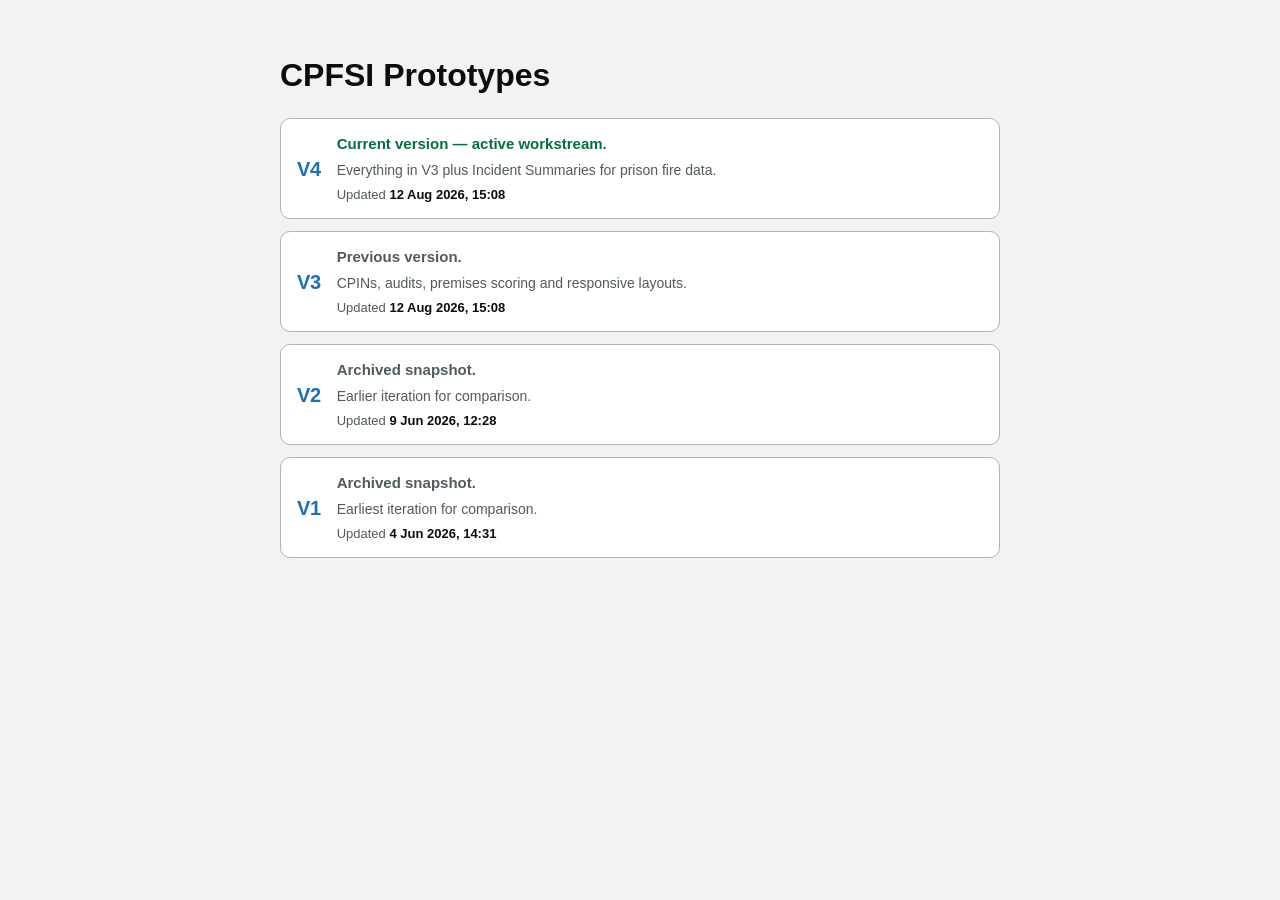
<file: index.html>
<!doctype html>
<html lang="en-GB">
<head>
  <meta charset="utf-8">
  <meta name="viewport" content="width=device-width, initial-scale=1">
  <title>CPFSI Prototypes</title>
  <style>
    :root {
      color-scheme: light;
      --bg: #f3f2f1;
      --card: #ffffff;
      --text: #0b0c0c;
      --muted: #505a5f;
      --border: #b1b4b6;
      --link: #1d70b8;
      --link-hover: #003078;
      --green: #00703c;
    }

    * { box-sizing: border-box; }

    body {
      margin: 0;
      font-family: Arial, sans-serif;
      background: var(--bg);
      color: var(--text);
      line-height: 1.5;
    }

    main {
      max-width: 760px;
      margin: 56px auto;
      padding: 0 20px;
    }

    h1 {
      margin: 0 0 24px;
      font-size: 2rem;
      line-height: 1.2;
    }

    ul {
      list-style: none;
      margin: 0;
      padding: 0;
      display: grid;
      gap: 12px;
    }

    .prototype-card {
      display: grid;
      grid-template-columns: auto 1fr;
      gap: 4px 16px;
      align-items: center;
      background: var(--card);
      border: 1px solid var(--border);
      border-radius: 10px;
      padding: 14px 16px;
      text-decoration: none;
      color: inherit;
      transition: border-color 120ms ease, box-shadow 120ms ease;
    }

    a.prototype-card:hover {
      border-color: var(--link);
      box-shadow: 0 2px 8px rgba(11, 12, 12, 0.08);
    }

    a.prototype-card:hover .prototype-version {
      color: var(--link-hover);
      text-decoration: underline;
    }

    .prototype-version {
      grid-row: 1 / 4;
      font-size: 1.25rem;
      font-weight: 700;
      color: var(--link);
      letter-spacing: -0.02em;
    }

    .prototype-audience {
      font-size: 0.9375rem;
      font-weight: 600;
      color: var(--muted);
    }

    .prototype-card--current .prototype-audience {
      color: var(--green);
    }

    .prototype-purpose {
      font-size: 0.875rem;
      color: var(--muted);
    }

    .prototype-updated {
      font-size: 0.8125rem;
      color: var(--muted);
      font-variant-numeric: tabular-nums;
    }

    .prototype-updated time {
      font-weight: 600;
      color: var(--text);
    }

  </style>
</head>
<body>
  <main>
    <h1>CPFSI Prototypes</h1>

    <ul>
      <li>
        <a class="prototype-card prototype-card--current" href="/v4/">
          <span class="prototype-version">V4</span>
          <span class="prototype-audience">Current version — active workstream.</span>
          <span class="prototype-purpose">Everything in V3 plus Incident Summaries for prison fire data.</span>
          <span class="prototype-updated" data-build="v4"></span>
        </a>
      </li>
      <li>
        <a class="prototype-card" href="/v3/">
          <span class="prototype-version">V3</span>
          <span class="prototype-audience">Previous version.</span>
          <span class="prototype-purpose">CPINs, audits, premises scoring and responsive layouts.</span>
          <span class="prototype-updated" data-build="v3"></span>
        </a>
      </li>
      <li>
        <a class="prototype-card" href="/v2/">
          <span class="prototype-version">V2</span>
          <span class="prototype-audience">Archived snapshot.</span>
          <span class="prototype-purpose">Earlier iteration for comparison.</span>
          <span class="prototype-updated" data-build="v2"></span>
        </a>
      </li>
      <li>
        <a class="prototype-card" href="/v1/">
          <span class="prototype-version">V1</span>
          <span class="prototype-audience">Archived snapshot.</span>
          <span class="prototype-purpose">Earliest iteration for comparison.</span>
          <span class="prototype-updated" data-build="v1"></span>
        </a>
      </li>
    </ul>
  </main>
  <script>
    // BUILD_STAMPS — update whenever you change the prototype (see .cursor/rules/prototype-build-stamps.mdc).
    const BUILD_STAMPS = {
      v1: '4 Jun 2026, 14:31',
      v2: '9 Jun 2026, 12:28',
      v3: '12 Aug 2026, 15:08',
      v4: '12 Aug 2026, 15:08'
    };

    document.querySelectorAll('[data-build]').forEach(function (el) {
      const stamp = BUILD_STAMPS[el.dataset.build];
      if (!stamp) return;
      el.innerHTML = 'Updated <time datetime="' + stampToDatetime(stamp) + '">' + stamp + '</time>';
    });

    function stampToDatetime(stamp) {
      const m = stamp.match(/^(\d{1,2})\s+(\w+)\s+(\d{4}),\s*(\d{1,2}):(\d{2})$/);
      if (!m) return '';
      const months = { Jan: '01', Feb: '02', Mar: '03', Apr: '04', May: '05', Jun: '06',
        Jul: '07', Aug: '08', Sep: '09', Oct: '10', Nov: '11', Dec: '12' };
      const mon = months[m[2]] || '01';
      const day = m[1].padStart(2, '0');
      const hour = m[4].padStart(2, '0');
      return m[3] + '-' + mon + '-' + day + 'T' + hour + ':' + m[5];
    }
  </script>
</body>
</html>
</file>
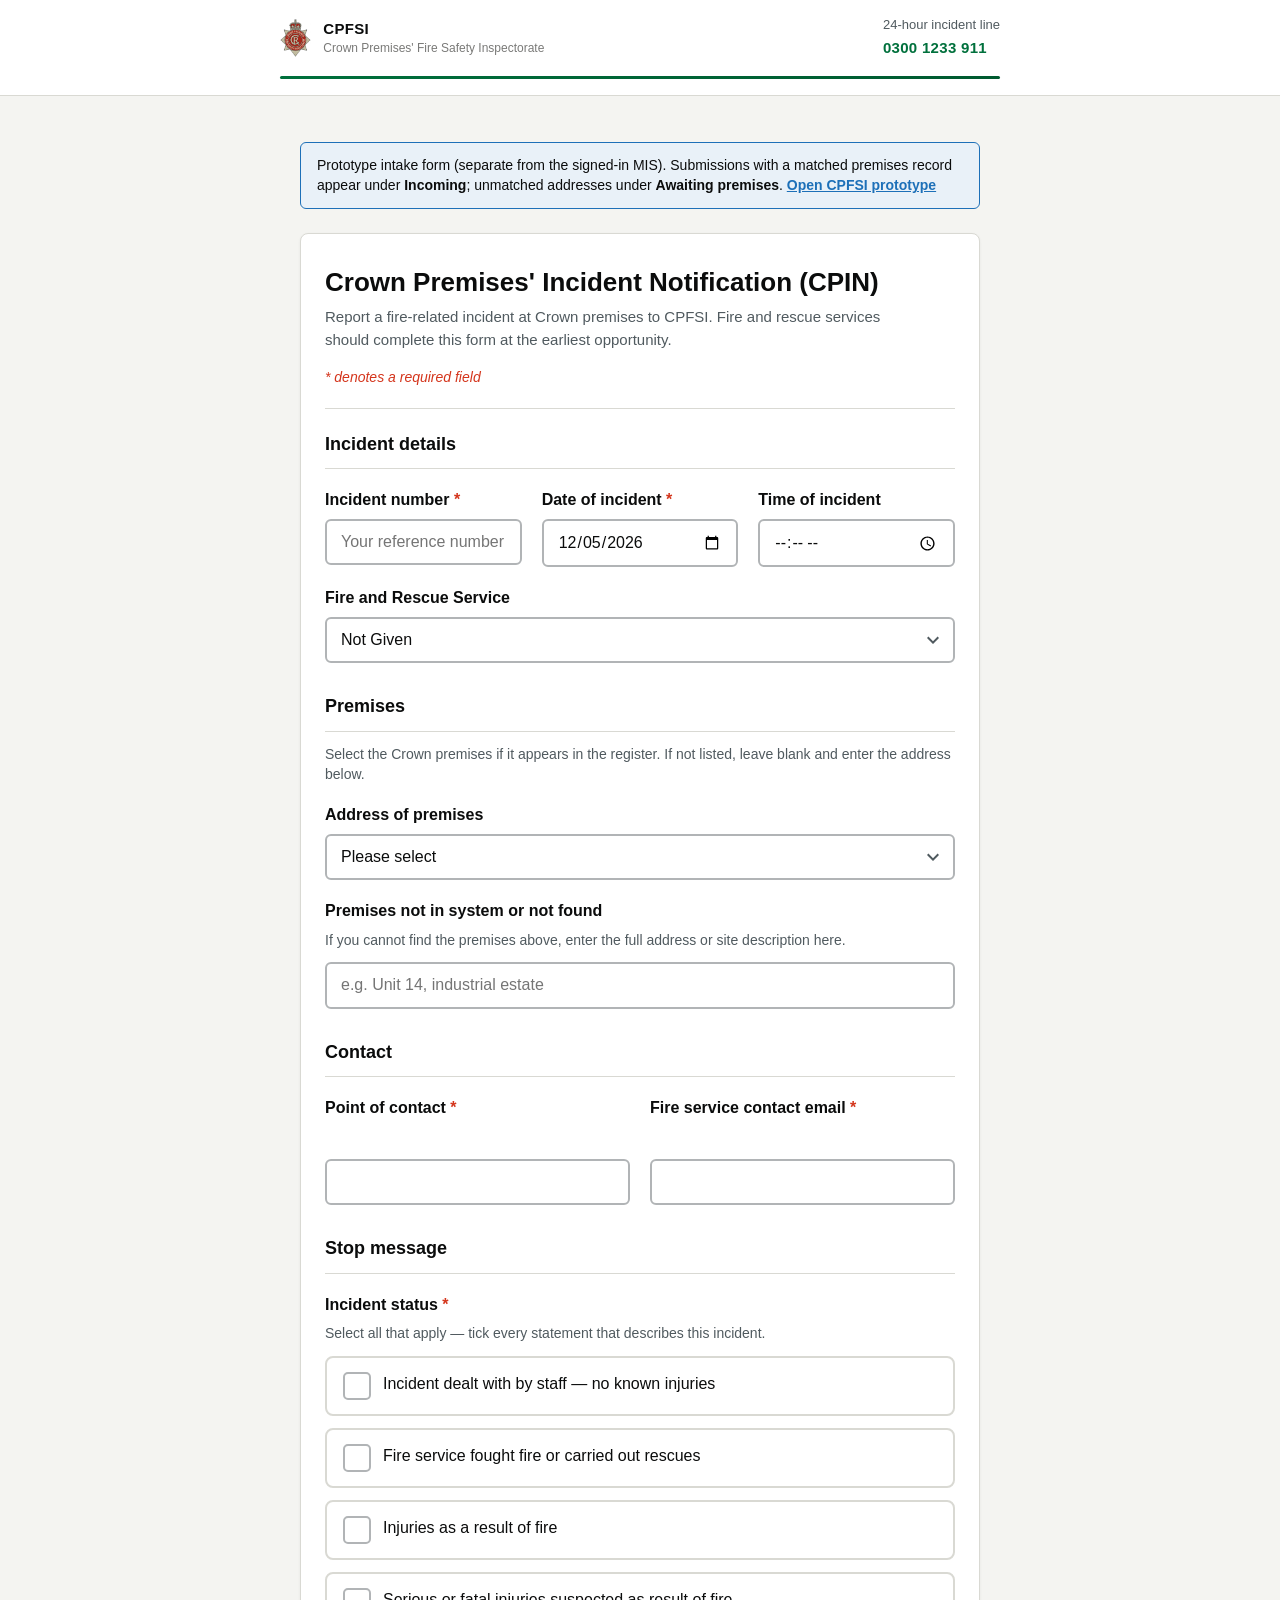
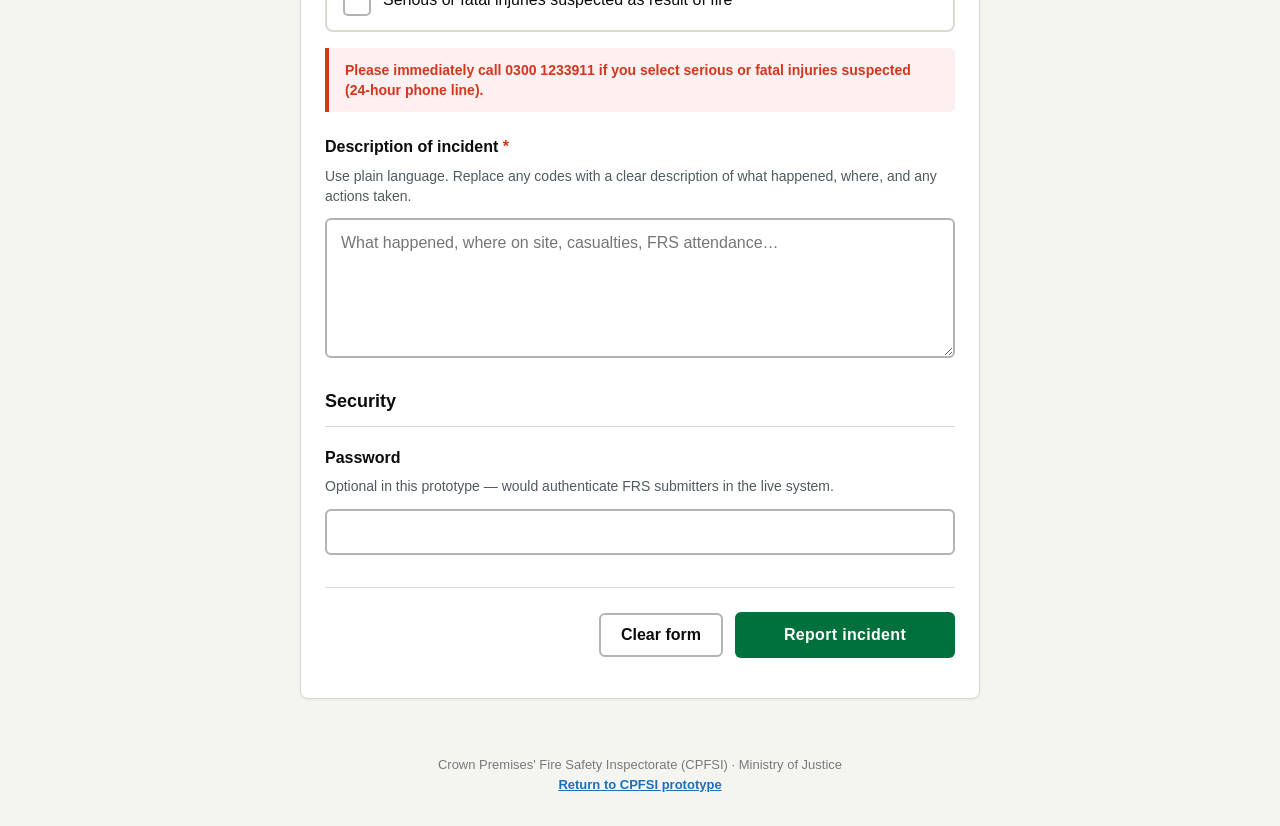
<file: v3/cpin-report.html>
<!DOCTYPE html>
<html lang="en-GB">
<head>
  <meta charset="UTF-8">
  <meta name="viewport" content="width=device-width, initial-scale=1">
  <title>Crown Premises' Incident Notification (CPIN)</title>
  <link rel="stylesheet" href="intake-form.css">
</head>
<body>

<header class="page-header">
  <div class="page-header-inner">
    <a class="page-brand" href="index.html" title="CPFSI Fire Safety MIS">
      <img src="assets/cpfsi-logo.png" alt="" class="page-brand-logo" width="40" height="40" aria-hidden="true">
      <span class="page-brand-text">
        CPFSI
        <span>Crown Premises' Fire Safety Inspectorate</span>
      </span>
    </a>
    <div class="helpline">
      24-hour incident line
      <strong>0300 1233 911</strong>
    </div>
  </div>
</header>

<main>
  <p class="prototype-note">
    Prototype intake form (separate from the signed-in MIS). Submissions with a matched premises record appear under <strong>Incoming</strong>; unmatched addresses under <strong>Awaiting premises</strong>.
    <a href="index.html#cpins">Open CPFSI prototype</a>
  </p>

  <div class="form-card">
    <div class="form-intro" id="form-intro">
      <h1 id="form-title">Crown Premises' Incident Notification (CPIN)</h1>
      <p class="form-tagline">Report a fire-related incident at Crown premises to CPFSI. Fire and rescue services should complete this form at the earliest opportunity.</p>
      <p class="required-note" id="required-note">* denotes a required field</p>
    </div>

    <form id="cpin-report-form" novalidate>
      <section class="form-section" aria-labelledby="incident-details-heading">
        <h2 class="form-section-title" id="incident-details-heading">Incident details</h2>
        <div class="form-grid form-grid--3">
          <div class="field">
            <label class="field-label" for="incident-number">Incident number <span class="req" aria-hidden="true">*</span></label>
            <input type="text" id="incident-number" name="incidentNumber" required placeholder="Your reference number" autocomplete="off" />
          </div>
          <div class="field">
            <label class="field-label" for="incident-date">Date of incident <span class="req" aria-hidden="true">*</span></label>
            <input type="date" id="incident-date" name="incidentDate" required />
          </div>
          <div class="field">
            <label class="field-label" for="incident-time">Time of incident</label>
            <input type="time" id="incident-time" name="incidentTime" />
          </div>
          <div class="field field--full">
            <label class="field-label" for="frs">Fire and Rescue Service</label>
            <select id="frs" name="frs">
              <option>Not Given</option>
              <option>London Fire Brigade</option>
              <option>Kent FRS</option>
              <option>East Sussex FRS</option>
              <option>West Sussex FRS</option>
              <option>Surrey FRS</option>
              <option>Avon FRS</option>
            </select>
          </div>
        </div>
      </section>

      <section class="form-section" aria-labelledby="premises-heading">
        <h2 class="form-section-title" id="premises-heading">Premises</h2>
        <p class="form-section-lead">Select the Crown premises if it appears in the register. If not listed, leave blank and enter the address below.</p>
        <div class="form-grid">
          <div class="field field--full">
            <label class="field-label" for="premises">Address of premises</label>
            <select id="premises" name="premises">
              <option value="">Please select</option>
            </select>
          </div>
          <div class="field field--full">
            <label class="field-label" for="premises-free">Premises not in system or not found</label>
            <p class="field-hint">If you cannot find the premises above, enter the full address or site description here.</p>
            <input type="text" id="premises-free" name="premisesFree" placeholder="e.g. Unit 14, industrial estate" autocomplete="street-address" />
          </div>
        </div>
      </section>

      <section class="form-section" aria-labelledby="contact-heading">
        <h2 class="form-section-title" id="contact-heading">Contact</h2>
        <div class="form-grid form-grid--2">
          <div class="field">
            <label class="field-label" for="contact">Point of contact <span class="req" aria-hidden="true">*</span></label>
            <input type="text" id="contact" name="contact" required autocomplete="name" />
          </div>
          <div class="field">
            <label class="field-label" for="email">Fire service contact email <span class="req" aria-hidden="true">*</span></label>
            <input type="email" id="email" name="email" required autocomplete="email" />
          </div>
        </div>
      </section>

      <section class="form-section" aria-labelledby="stop-message-heading">
        <h2 class="form-section-title" id="stop-message-heading">Stop message</h2>

        <div class="field">
          <span class="field-label" id="incident-status-label">Incident status <span class="req" aria-hidden="true">*</span></span>
          <p class="field-hint">Select all that apply — tick every statement that describes this incident.</p>
          <ul class="choice-list choice-list--checkbox" id="incident-status-list" role="group" aria-labelledby="incident-status-label">
            <li>
              <label class="choice-card choice-card--checkbox">
                <input type="checkbox" name="incidentStatus" value="Incident Dealt with by Staff - No Known Injuries" />
                <span class="choice-check" aria-hidden="true">
                  <svg class="choice-check-icon" viewBox="0 0 16 16" fill="none" xmlns="http://www.w3.org/2000/svg"><path d="M3.5 8.5L6.5 11.5L12.5 4.5" stroke="currentColor" stroke-width="2.2" stroke-linecap="round" stroke-linejoin="round"/></svg>
                </span>
                <span class="choice-card-body">Incident dealt with by staff — no known injuries</span>
              </label>
            </li>
            <li>
              <label class="choice-card choice-card--checkbox">
                <input type="checkbox" name="incidentStatus" value="Fire Service Fought Fire or Carried Out Rescues" />
                <span class="choice-check" aria-hidden="true">
                  <svg class="choice-check-icon" viewBox="0 0 16 16" fill="none" xmlns="http://www.w3.org/2000/svg"><path d="M3.5 8.5L6.5 11.5L12.5 4.5" stroke="currentColor" stroke-width="2.2" stroke-linecap="round" stroke-linejoin="round"/></svg>
                </span>
                <span class="choice-card-body">Fire service fought fire or carried out rescues</span>
              </label>
            </li>
            <li>
              <label class="choice-card choice-card--checkbox">
                <input type="checkbox" name="incidentStatus" value="Injuries as a Result of Fire" />
                <span class="choice-check" aria-hidden="true">
                  <svg class="choice-check-icon" viewBox="0 0 16 16" fill="none" xmlns="http://www.w3.org/2000/svg"><path d="M3.5 8.5L6.5 11.5L12.5 4.5" stroke="currentColor" stroke-width="2.2" stroke-linecap="round" stroke-linejoin="round"/></svg>
                </span>
                <span class="choice-card-body">Injuries as a result of fire</span>
              </label>
            </li>
            <li>
              <label class="choice-card choice-card--checkbox">
                <input type="checkbox" name="incidentStatus" value="Serious or Fatal Injuries Suspected as Result of Fire" />
                <span class="choice-check" aria-hidden="true">
                  <svg class="choice-check-icon" viewBox="0 0 16 16" fill="none" xmlns="http://www.w3.org/2000/svg"><path d="M3.5 8.5L6.5 11.5L12.5 4.5" stroke="currentColor" stroke-width="2.2" stroke-linecap="round" stroke-linejoin="round"/></svg>
                </span>
                <span class="choice-card-body">Serious or fatal injuries suspected as result of fire</span>
              </label>
            </li>
          </ul>
          <p class="choice-validation-msg" id="incident-status-error" hidden>Select at least one incident status.</p>
          <p class="urgent-notice">Please immediately call <strong>0300 1233911</strong> if you select serious or fatal injuries suspected (24-hour phone line).</p>
        </div>

        <div class="field" style="margin-top:24px;">
          <label class="field-label" for="description">Description of incident <span class="req" aria-hidden="true">*</span></label>
          <p class="field-hint">Use plain language. Replace any codes with a clear description of what happened, where, and any actions taken.</p>
          <textarea id="description" name="description" required placeholder="What happened, where on site, casualties, FRS attendance…"></textarea>
        </div>
      </section>

      <section class="form-section" aria-labelledby="security-heading">
        <h2 class="form-section-title" id="security-heading">Security</h2>
        <div class="field">
          <label class="field-label" for="password">Password</label>
          <p class="field-hint">Optional in this prototype — would authenticate FRS submitters in the live system.</p>
          <input type="password" id="password" name="password" autocomplete="off" />
        </div>
      </section>

      <div class="form-actions">
        <button type="button" class="btn-secondary" id="clear-form">Clear form</button>
        <button type="submit" class="submit-btn">Report incident</button>
      </div>
    </form>

    <div class="success-panel" id="success-panel" role="status">
      <h2>Report received</h2>
      <p id="success-ref"></p>
      <p>Your submission has been saved for prototype testing. Inspectors can triage it in the main app.</p>
      <p id="success-queue-hint"></p>
      <p><a href="index.html#cpins-incoming" id="success-queue-link">Go to CPINs queue</a> (sign in).</p>
    </div>
  </div>
</main>

<footer class="page-footer">
  Crown Premises' Fire Safety Inspectorate (CPFSI) · Ministry of Justice<br>
  <a href="index.html">Return to CPFSI prototype</a>
</footer>

<script>
  const CPIN_INTAKE_KEY = 'cpfsi-cpin-intake-v1';
  const CPIN_REPORT_PREMISES = [
    'Bristol Crown Court', 'Charing Cross House refurb', 'Crawley Job Centre Plus',
    'DWP Brighton', 'DWP Canterbury', 'DWP Crawley', 'Folkestone Tribunal Hearing Centre',
    'HMP Belmarsh', 'HMP Bristol', 'HMP Durham', 'HMP Isis', 'HMP Lewes', 'HMP Maidstone',
    'HMP Pentonville', 'HMP Rochester', 'HMP Swaleside', 'HMP Wandsworth',
    'HMCTS Guildford', 'Jobcentre Plus Crawley', 'Lewes Crown Court',
    'Maidstone Magistrates Court', 'MoJ HQ London', 'Reading Job Centre Plus',
    'Royal Courts of Justice', 'Temple Quay Estate', 'Temple Quay House',
    'Temple Quay Riverside Annexe'
  ].sort(function (a, b) { return a.localeCompare(b); });

  (function populatePremisesSelect() {
    const sel = document.getElementById('premises');
    if (!sel) return;
    CPIN_REPORT_PREMISES.forEach(function (name) {
      const opt = document.createElement('option');
      opt.value = name;
      opt.textContent = name;
      sel.appendChild(opt);
    });
  })();

  function formatUkDate(iso) {
    if (!iso) return '';
    const p = iso.split('-');
    if (p.length !== 3) return iso;
    return p[2] + '/' + p[1] + '/' + p[0];
  }

  function formatTime(t) {
    if (!t) return '';
    const parts = t.split(':');
    return parts[0] + ':' + (parts[1] || '00');
  }

  function severityFromStatus(status) {
    if (status.indexOf('Serious or Fatal') >= 0 || status.indexOf('Injuries as a Result') >= 0) return 'red';
    if (status.indexOf('Fought Fire') >= 0) return 'amber';
    return 'green';
  }

  function severityFromStatuses(statuses) {
    let worst = 'green';
    statuses.forEach(function (status) {
      const sev = severityFromStatus(status);
      if (sev === 'red') worst = 'red';
      else if (sev === 'amber' && worst !== 'red') worst = 'amber';
    });
    return worst;
  }

  function clearIncidentStatusValidation() {
    document.getElementById('incident-status-error').hidden = true;
    document.getElementById('incident-status-list')?.classList.remove('is-invalid');
  }

  document.querySelectorAll('#incident-status-list input[type="checkbox"]').forEach(function (el) {
    el.addEventListener('change', clearIncidentStatusValidation);
  });

  function nextRef(list) {
    const n = 4500 + list.length;
    return 'CPIN-2026-' + String(n);
  }

  document.getElementById('cpin-report-form').addEventListener('submit', function (e) {
    e.preventDefault();
    const fd = new FormData(e.target);
    const statuses = fd.getAll('incidentStatus');
    if (!statuses.length) {
      document.getElementById('incident-status-error').hidden = false;
      document.getElementById('incident-status-list')?.classList.add('is-invalid');
      document.getElementById('incident-status-list')?.scrollIntoView({ behavior: 'smooth', block: 'center' });
      return;
    }
    clearIncidentStatusValidation();

    let list = [];
    try {
      list = JSON.parse(localStorage.getItem(CPIN_INTAKE_KEY) || '[]');
    } catch (err) {
      list = [];
    }

    const premises = (fd.get('premises') || '').trim();
    const premisesFree = (fd.get('premisesFree') || '').trim();
    const description = (fd.get('description') || '').trim();
    const id = 'cpin-in-' + Date.now();
    const matched = !!premises;
    const record = {
      id: id,
      ref: nextRef(list),
      severity: severityFromStatuses(statuses),
      when: 'Just now',
      premises: premises || null,
      summary: description.length > 72 ? description.slice(0, 72) + '…' : description,
      patch: false,
      workflow: matched ? 'incoming' : (premisesFree ? 'awaiting_premises' : 'incoming'),
      assignee: null,
      intake: {
        incidentNumber: fd.get('incidentNumber'),
        incidentDate: formatUkDate(fd.get('incidentDate')),
        incidentTime: formatTime(fd.get('incidentTime')),
        frs: fd.get('frs'),
        contact: fd.get('contact'),
        email: fd.get('email'),
        incidentStatus: statuses.length === 1 ? statuses[0] : statuses,
        description: description,
        premisesFree: premisesFree
      }
    };

    list.unshift(record);
    localStorage.setItem(CPIN_INTAKE_KEY, JSON.stringify(list));

    document.getElementById('cpin-report-form').hidden = true;
    document.getElementById('required-note').hidden = true;
    document.getElementById('form-title').hidden = true;
    document.querySelector('.prototype-note').hidden = true;
    document.querySelector('.form-tagline').hidden = true;
    const panel = document.getElementById('success-panel');
    document.getElementById('success-ref').textContent = 'Reference: ' + record.ref;
    const hint = document.getElementById('success-queue-hint');
    const link = document.getElementById('success-queue-link');
    if (record.premises && record.workflow === 'incoming') {
      hint.textContent = 'Premises matched — appears under Unassigned for intake review.';
      link.href = 'index.html#cpins-tab=unassigned';
      link.textContent = 'Go to CPINs — Unassigned';
    } else if (record.workflow === 'awaiting_premises') {
      hint.textContent = 'Premises not matched — appears under Unassigned with Premises needed.';
      link.href = 'index.html#cpins-tab=unassigned&filter=premises-needed';
      link.textContent = 'Go to CPINs — Unassigned';
    } else {
      hint.textContent = 'New submission — appears under Unassigned; link premises in Stage 1.';
      link.href = 'index.html#cpins-tab=unassigned';
      link.textContent = 'Go to CPINs — Unassigned';
    }
    panel.classList.add('show');
  });

  document.getElementById('clear-form').addEventListener('click', function () {
    document.getElementById('cpin-report-form').reset();
    document.getElementById('incident-date').valueAsDate = new Date();
    clearIncidentStatusValidation();
  });

  document.getElementById('incident-date').valueAsDate = new Date();
</script>
</body>
</html>
</file>
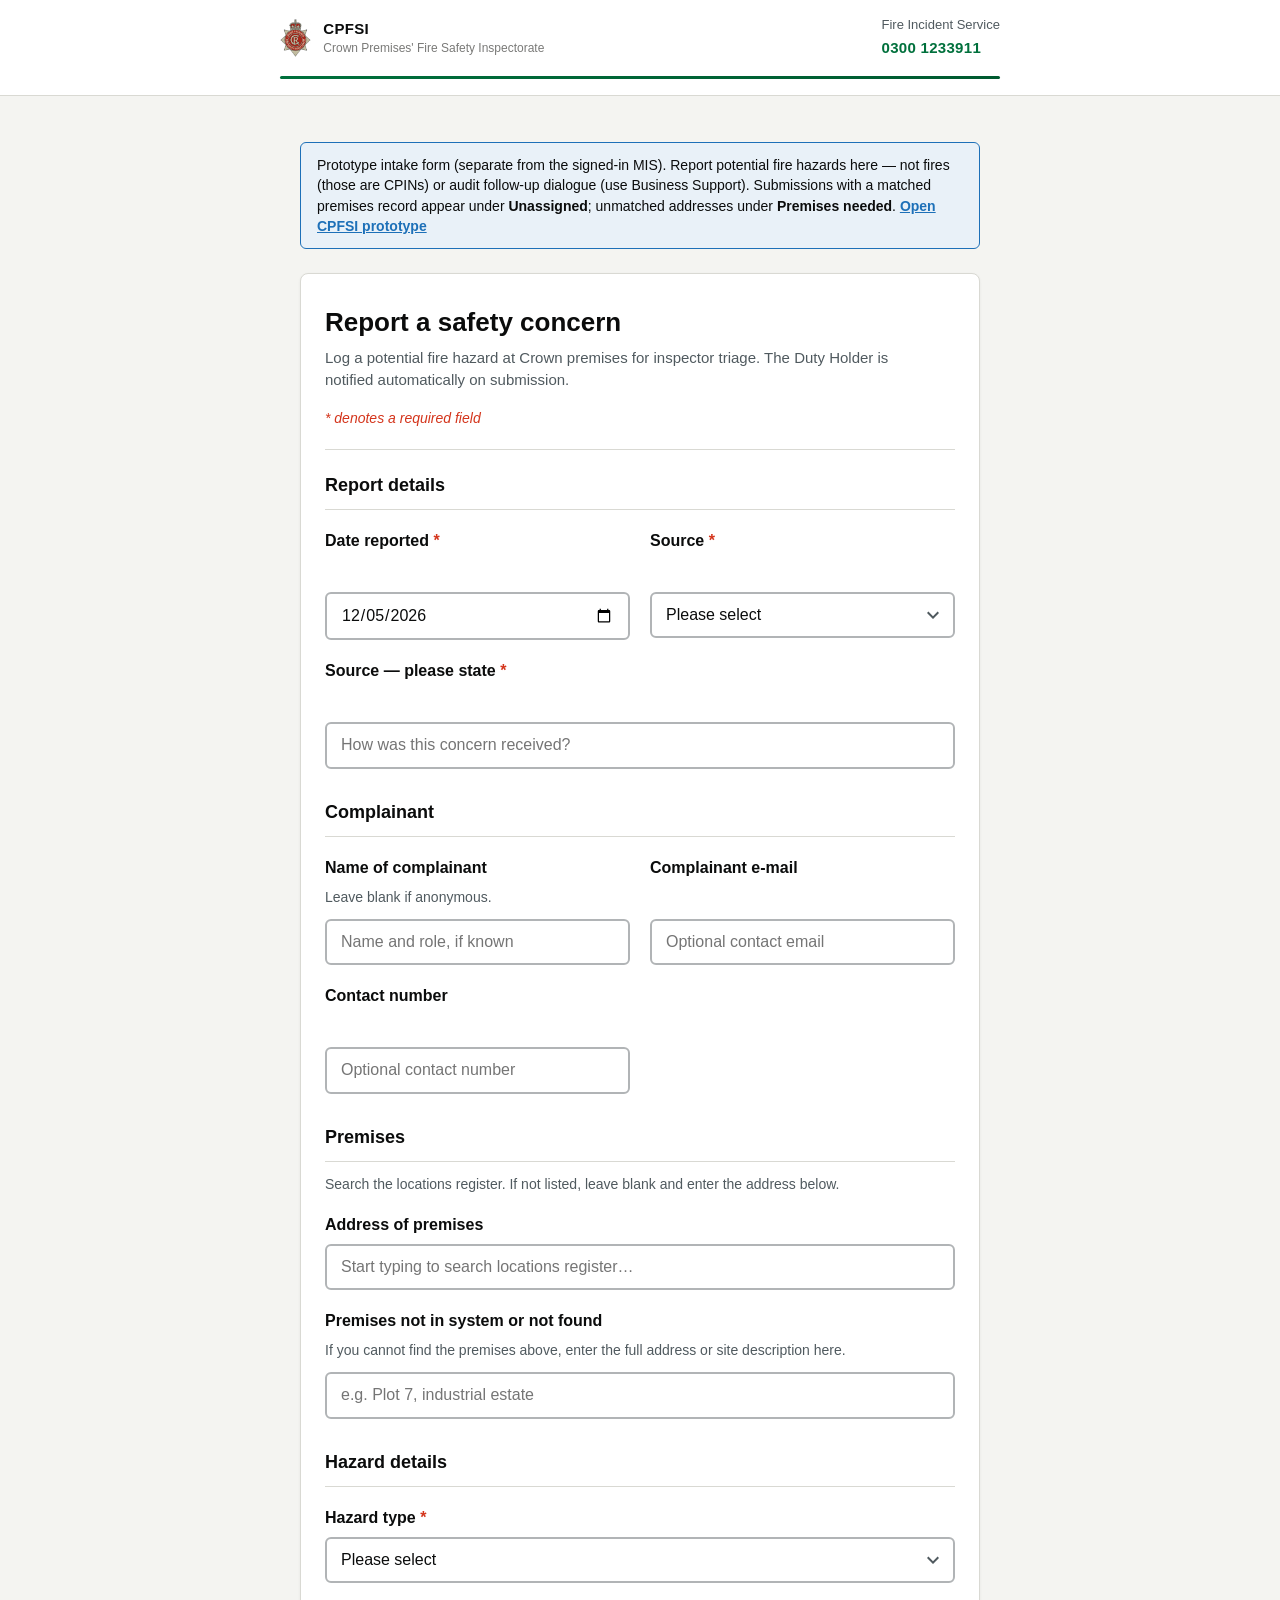
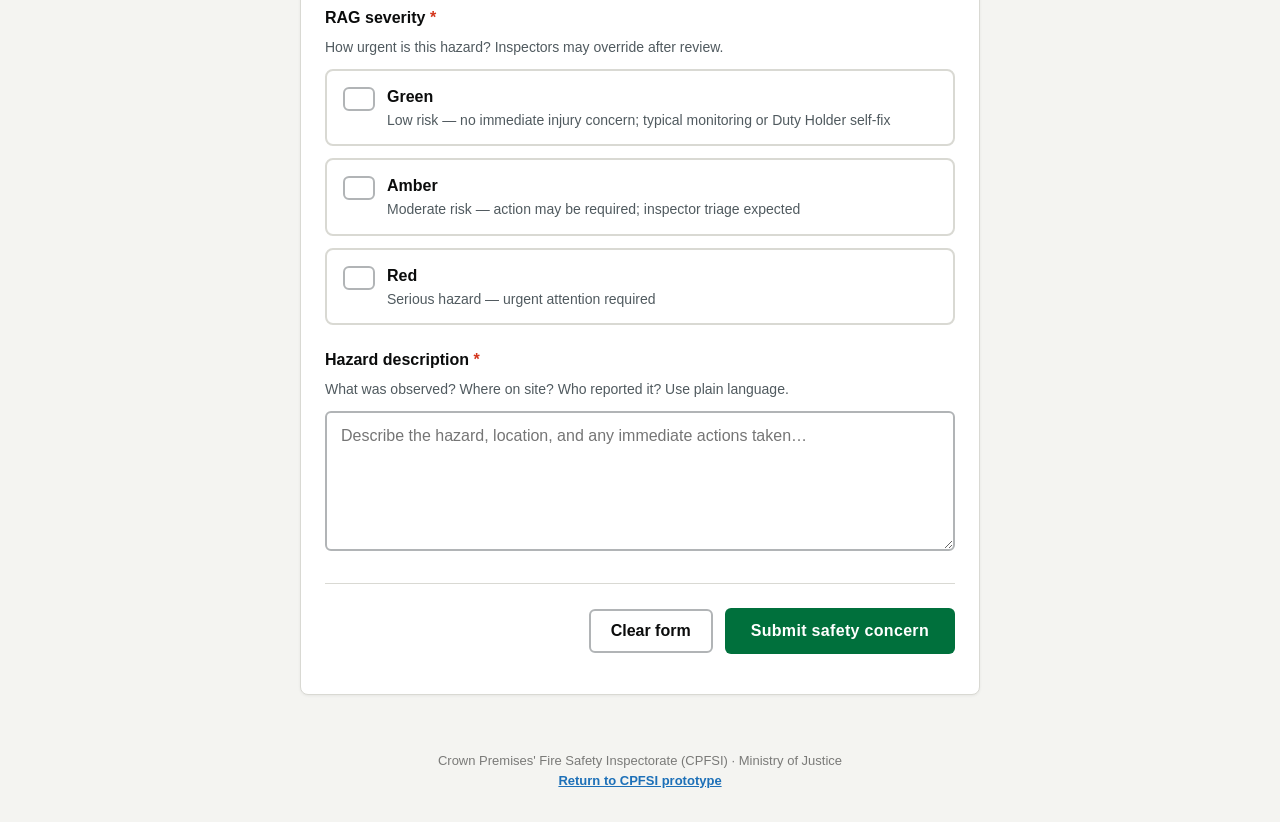
<file: v3/safety-concern-report.html>
<!DOCTYPE html>
<html lang="en-GB">
<head>
  <meta charset="UTF-8">
  <meta name="viewport" content="width=device-width, initial-scale=1">
  <title>Fire Incident Service — Safety Concern Report</title>
  <link rel="stylesheet" href="intake-form.css">
</head>
<body>

<header class="page-header">
  <div class="page-header-inner">
    <a class="page-brand" href="index.html" title="CPFSI Fire Safety MIS">
      <img src="assets/cpfsi-logo.png" alt="" class="page-brand-logo" width="40" height="40" aria-hidden="true">
      <span class="page-brand-text">
        CPFSI
        <span>Crown Premises' Fire Safety Inspectorate</span>
      </span>
    </a>
    <div class="helpline">
      Fire Incident Service
      <strong>0300 1233911</strong>
    </div>
  </div>
</header>

<main>
  <p class="prototype-note">
    Prototype intake form (separate from the signed-in MIS). Report potential fire hazards here — not fires (those are CPINs) or audit follow-up dialogue (use Business Support).
    Submissions with a matched premises record appear under <strong>Unassigned</strong>; unmatched addresses under <strong>Premises needed</strong>.
    <a href="index.html#concerns">Open CPFSI prototype</a>
  </p>

  <div class="form-card">
    <div class="form-intro" id="form-intro">
      <h1 id="form-title">Report a safety concern</h1>
      <p class="form-tagline">Log a potential fire hazard at Crown premises for inspector triage. The Duty Holder is notified automatically on submission.</p>
      <p class="required-note" id="required-note">* denotes a required field</p>
    </div>

    <form id="sc-report-form" novalidate>
      <section class="form-section" aria-labelledby="report-details-heading">
        <h2 class="form-section-title" id="report-details-heading">Report details</h2>
        <div class="form-grid form-grid--2">
          <div class="field">
            <label class="field-label" for="report-date">Date reported <span class="req" aria-hidden="true">*</span></label>
            <input type="date" id="report-date" name="reportDate" required />
          </div>
          <div class="field">
            <label class="field-label" for="source">Source <span class="req" aria-hidden="true">*</span></label>
            <select id="source" name="source" required>
              <option value="">Please select</option>
              <option value="Email">Email</option>
              <option value="Phone">Phone</option>
              <option value="In person">In person</option>
              <option value="Letter">Letter</option>
              <option value="Other">Other – please state</option>
            </select>
          </div>
          <div class="field field--full" id="source-other-wrap" hidden>
            <label class="field-label" for="source-other">Source — please state <span class="req" aria-hidden="true">*</span></label>
            <input type="text" id="source-other" name="sourceOther" placeholder="How was this concern received?" autocomplete="off" />
          </div>
        </div>
      </section>

      <section class="form-section" aria-labelledby="complainant-heading">
        <h2 class="form-section-title" id="complainant-heading">Complainant</h2>
        <div class="form-grid form-grid--2">
          <div class="field">
            <label class="field-label" for="complainant">Name of complainant</label>
            <p class="field-hint">Leave blank if anonymous.</p>
            <input type="text" id="complainant" name="complainant" placeholder="Name and role, if known" autocomplete="name" />
          </div>
          <div class="field">
            <label class="field-label" for="complainant-email">Complainant e-mail</label>
            <input type="email" id="complainant-email" name="complainantEmail" placeholder="Optional contact email" autocomplete="email" />
          </div>
          <div class="field">
            <label class="field-label" for="complainant-phone">Contact number</label>
            <input type="tel" id="complainant-phone" name="complainantPhone" placeholder="Optional contact number" autocomplete="tel" />
          </div>
        </div>
      </section>

      <section class="form-section" aria-labelledby="premises-heading">
        <h2 class="form-section-title" id="premises-heading">Premises</h2>
        <p class="form-section-lead">Search the locations register. If not listed, leave blank and enter the address below.</p>
        <div class="form-grid">
          <div class="field field--full">
            <label class="field-label" for="premises">Address of premises</label>
            <input type="text" id="premises" name="premises" list="premises-list" placeholder="Start typing to search locations register…" autocomplete="off" />
            <datalist id="premises-list"></datalist>
          </div>
          <div class="field field--full">
            <label class="field-label" for="premises-free">Premises not in system or not found</label>
            <p class="field-hint">If you cannot find the premises above, enter the full address or site description here.</p>
            <input type="text" id="premises-free" name="premisesFree" placeholder="e.g. Plot 7, industrial estate" autocomplete="street-address" />
          </div>
        </div>
      </section>

      <section class="form-section" aria-labelledby="hazard-heading">
        <h2 class="form-section-title" id="hazard-heading">Hazard details</h2>

        <div class="field">
          <label class="field-label" for="hazard-type">Hazard type <span class="req" aria-hidden="true">*</span></label>
          <select id="hazard-type" name="hazardType" required>
            <option value="">Please select</option>
            <option>Combustible materials</option>
            <option>Fire door defect</option>
            <option>Blocked escape route</option>
            <option>Hot works</option>
            <option>Emergency lighting</option>
            <option>Fire compartmentation</option>
            <option>Ignition source</option>
            <option>Automatic alarm / false activation</option>
            <option value="Other hazard">Other – please state</option>
          </select>
        </div>

        <div class="field" id="hazard-type-other-wrap" hidden>
          <label class="field-label" for="hazard-type-other">Hazard type — please state <span class="req" aria-hidden="true">*</span></label>
          <input type="text" id="hazard-type-other" name="hazardTypeOther" placeholder="Describe the hazard type" autocomplete="off" />
        </div>

        <div class="field" style="margin-top:24px;">
          <span class="field-label" id="severity-label">RAG severity <span class="req" aria-hidden="true">*</span></span>
          <p class="field-hint">How urgent is this hazard? Inspectors may override after review.</p>
          <ul class="choice-list" role="radiogroup" aria-labelledby="severity-label">
            <li>
              <label class="choice-card">
                <input type="radio" name="severity" value="green" required />
                <span class="choice-card-body">
                  <span class="choice-card-title">Green</span>
                  <span class="choice-card-desc">Low risk — no immediate injury concern; typical monitoring or Duty Holder self-fix</span>
                </span>
              </label>
            </li>
            <li>
              <label class="choice-card">
                <input type="radio" name="severity" value="amber" />
                <span class="choice-card-body">
                  <span class="choice-card-title">Amber</span>
                  <span class="choice-card-desc">Moderate risk — action may be required; inspector triage expected</span>
                </span>
              </label>
            </li>
            <li>
              <label class="choice-card">
                <input type="radio" name="severity" value="red" />
                <span class="choice-card-body">
                  <span class="choice-card-title">Red</span>
                  <span class="choice-card-desc">Serious hazard — urgent attention required</span>
                </span>
              </label>
            </li>
          </ul>
        </div>

        <div class="field" style="margin-top:24px;">
          <label class="field-label" for="description">Hazard description <span class="req" aria-hidden="true">*</span></label>
          <p class="field-hint">What was observed? Where on site? Who reported it? Use plain language.</p>
          <textarea id="description" name="description" required placeholder="Describe the hazard, location, and any immediate actions taken…"></textarea>
        </div>
      </section>

      <div class="form-actions">
        <button type="button" class="btn-secondary" id="clear-form">Clear form</button>
        <button type="submit" class="submit-btn">Submit safety concern</button>
      </div>
    </form>

    <div class="success-panel" id="success-panel" role="status">
      <h2>Report received</h2>
      <p id="success-ref"></p>
      <p>Your submission has been saved for prototype testing. Inspectors can triage it in the main app. The Duty Holder is notified automatically on submission.</p>
      <p id="success-queue-hint"></p>
      <p><a href="index.html#concerns" id="success-queue-link">Go to Safety Concerns queue</a> (sign in).</p>
    </div>
  </div>
</main>

<footer class="page-footer">
  Crown Premises' Fire Safety Inspectorate (CPFSI) · Ministry of Justice<br>
  <a href="index.html">Return to CPFSI prototype</a>
</footer>

<script>
  const SC_INTAKE_KEY = 'cpfsi-sc-intake-v1';
  const SC_REPORT_PREMISES = [
    'Bristol Crown Court', 'Charing Cross House refurb', 'Crawley Job Centre Plus',
    'DWP Brighton', 'DWP Canterbury', 'DWP Crawley', 'Folkestone Tribunal Hearing Centre',
    'HMP Belmarsh', 'HMP Bristol', 'HMP Durham', 'HMP Isis', 'HMP Lewes', 'HMP Maidstone',
    'HMP Pentonville', 'HMP Rochester', 'HMP Swaleside', 'HMP Wandsworth',
    'HMCTS Guildford', 'Jobcentre Plus Crawley', 'Lewes Crown Court',
    'Maidstone Magistrates Court', 'MoJ HQ London', 'Reading Job Centre Plus',
    'Royal Courts of Justice', 'Temple Quay Estate', 'Temple Quay House',
    'Temple Quay Riverside Annexe'
  ].sort(function (a, b) { return a.localeCompare(b); });

  (function populatePremisesList() {
    const list = document.getElementById('premises-list');
    if (!list) return;
    SC_REPORT_PREMISES.forEach(function (name) {
      const opt = document.createElement('option');
      opt.value = name;
      list.appendChild(opt);
    });
  })();

  function formatUkDate(iso) {
    if (!iso) return '';
    const p = iso.split('-');
    if (p.length !== 3) return iso;
    return p[2] + '/' + p[1] + '/' + p[0];
  }

  function severityScore(sev) {
    if (sev === 'red') return 5;
    if (sev === 'amber') return 2;
    return 0;
  }

  function nextRef(list) {
    const nums = list.map(function (c) {
      const part = (c.ref || '').split('-').pop();
      return parseInt(part, 10);
    }).filter(function (n) { return !isNaN(n); });
    const max = nums.length ? Math.max.apply(null, nums) : 159;
    return 'SC-2026-' + String(max + 1).padStart(4, '0');
  }

  function resolvePremisesName(value) {
    const trimmed = (value || '').trim();
    if (!trimmed) return '';
    const match = SC_REPORT_PREMISES.find(function (name) {
      return name.toLowerCase() === trimmed.toLowerCase();
    });
    return match || trimmed;
  }

  function toggleSourceOther() {
    const sourceEl = document.getElementById('source');
    const wrap = document.getElementById('source-other-wrap');
    const otherEl = document.getElementById('source-other');
    const show = sourceEl && sourceEl.value === 'Other';
    if (wrap) wrap.hidden = !show;
    if (otherEl) {
      if (show) otherEl.setAttribute('required', 'required');
      else {
        otherEl.removeAttribute('required');
        otherEl.value = '';
      }
    }
  }

  function toggleHazardOther() {
    const hazardEl = document.getElementById('hazard-type');
    const wrap = document.getElementById('hazard-type-other-wrap');
    const otherEl = document.getElementById('hazard-type-other');
    const show = hazardEl && hazardEl.value === 'Other hazard';
    if (wrap) wrap.hidden = !show;
    if (otherEl) {
      if (show) otherEl.setAttribute('required', 'required');
      else {
        otherEl.removeAttribute('required');
        otherEl.value = '';
      }
    }
  }

  document.getElementById('source').addEventListener('change', toggleSourceOther);
  document.getElementById('hazard-type').addEventListener('change', toggleHazardOther);

  document.getElementById('sc-report-form').addEventListener('submit', function (e) {
    e.preventDefault();
    toggleSourceOther();
    toggleHazardOther();
    if (!e.target.reportValidity()) return;

    const fd = new FormData(e.target);
    const severity = fd.get('severity');
    if (!severity) return;

    let list = [];
    try {
      list = JSON.parse(localStorage.getItem(SC_INTAKE_KEY) || '[]');
    } catch (err) {
      list = [];
    }

    const premisesRaw = (fd.get('premises') || '').trim();
    const premises = resolvePremisesName(premisesRaw);
    const premisesMatched = !!premises && SC_REPORT_PREMISES.indexOf(premises) >= 0;
    const premisesFree = (fd.get('premisesFree') || '').trim();
    const description = (fd.get('description') || '').trim();
    const hazardType = (fd.get('hazardType') || '').trim();
    const hazardTypeOther = (fd.get('hazardTypeOther') || '').trim();
    const complainant = (fd.get('complainant') || '').trim();
    const complainantEmail = (fd.get('complainantEmail') || '').trim();
    const complainantPhone = (fd.get('complainantPhone') || '').trim();
    const hazardLabel = hazardType === 'Other hazard' && hazardTypeOther
      ? 'Other — ' + hazardTypeOther
      : hazardType;
    const id = 'sc-in-' + Date.now();
    const summary = hazardLabel + (description ? ' — ' + (description.length > 48 ? description.slice(0, 48) + '…' : description) : '');

    const record = {
      id: id,
      ref: nextRef(list),
      severity: severity,
      severityScore: severityScore(severity),
      when: 'Just now',
      premises: premisesMatched ? premises : null,
      summary: summary.length > 72 ? summary.slice(0, 72) + '…' : summary,
      patch: false,
      workflow: premisesMatched ? 'incoming' : (premisesFree || premisesRaw ? 'awaiting_premises' : 'incoming'),
      assignee: null,
      intake: {
        reportDate: formatUkDate(fd.get('reportDate')),
        complainant: complainant || 'Anonymous',
        complainantEmail: complainantEmail,
        complainantPhone: complainantPhone,
        reporter: complainant || 'Anonymous',
        reporterEmail: complainantEmail,
        source: fd.get('source'),
        sourceOther: (fd.get('sourceOther') || '').trim(),
        hazardType: hazardType,
        hazardTypeOther: hazardTypeOther,
        description: description,
        premisesFree: premisesFree || (!premisesMatched && premisesRaw ? premisesRaw : '')
      }
    };

    list.unshift(record);
    localStorage.setItem(SC_INTAKE_KEY, JSON.stringify(list));

    document.getElementById('sc-report-form').hidden = true;
    document.getElementById('required-note').hidden = true;
    document.getElementById('form-title').hidden = true;
    document.querySelector('.prototype-note').hidden = true;
    document.querySelector('.form-tagline').hidden = true;
    const panel = document.getElementById('success-panel');
    document.getElementById('success-ref').textContent = 'Reference: ' + record.ref;
    const hint = document.getElementById('success-queue-hint');
    const link = document.getElementById('success-queue-link');
    if (record.premises && record.workflow === 'incoming') {
      hint.textContent = 'Premises matched — appears under Unassigned for triage.';
      link.href = 'index.html#concerns';
      link.textContent = 'Go to Safety Concerns — Unassigned';
    } else if (record.workflow === 'awaiting_premises') {
      hint.textContent = 'Premises not matched — appears under Unassigned with Premises needed.';
      link.href = 'index.html#concerns';
      link.textContent = 'Go to Safety Concerns — Unassigned';
    } else {
      hint.textContent = 'New submission — appears under Unassigned; link premises in Stage 1.';
      link.href = 'index.html#concerns';
      link.textContent = 'Go to Safety Concerns — Unassigned';
    }
    panel.classList.add('show');
  });

  document.getElementById('clear-form').addEventListener('click', function () {
    document.getElementById('sc-report-form').reset();
    document.getElementById('report-date').valueAsDate = new Date();
    toggleSourceOther();
    toggleHazardOther();
  });

  document.getElementById('report-date').valueAsDate = new Date();
  toggleSourceOther();
  toggleHazardOther();
</script>
</body>
</html>
</file>
<file: v3/intake-form.css>
/* Shared responsive styles for CPIN and Safety Concern public intake forms */
:root {
  --bg: #f4f4f1;
  --surface: #ffffff;
  --ink: #0b0c0c;
  --ink-2: #505a5f;
  --ink-3: #7a7a78;
  --line: #d9d9d3;
  --line-strong: #b1b4b6;
  --gov-green: #00703c;
  --gov-green-dk: #005a30;
  --gov-green-soft: #eef6f0;
  --red: #d4351c;
  --red-soft: #fef0f0;
  --accent: #1d70b8;
  --accent-soft: #e9f1f8;
  --focus: #ffdd00;
  --sans: Arial, sans-serif;
  --space-1: 4px;
  --space-2: 8px;
  --space-3: 12px;
  --space-4: 16px;
  --space-5: 20px;
  --space-6: 24px;
  --space-7: 32px;
  --space-8: 40px;
  --radius: 6px;
  --radius-lg: 8px;
  --content-max: 720px;
  --touch-min: 44px;
}

*, *::before, *::after { box-sizing: border-box; }

body {
  margin: 0;
  font-family: var(--sans);
  background: var(--bg);
  color: var(--ink);
  font-size: 16px;
  line-height: 1.5;
  -webkit-font-smoothing: antialiased;
}

a { color: var(--accent); }
a:focus-visible {
  outline: 3px solid var(--focus);
  outline-offset: 2px;
}

/* Header */
.page-header {
  background: var(--surface);
  border-bottom: 1px solid var(--line);
  padding: var(--space-4) var(--space-5);
}

.page-header-inner {
  display: flex;
  justify-content: space-between;
  align-items: flex-start;
  flex-wrap: wrap;
  gap: var(--space-4);
  max-width: var(--content-max);
  margin: 0 auto;
  width: 100%;
}

.page-header::after {
  content: '';
  display: block;
  width: 100%;
  max-width: var(--content-max);
  margin: var(--space-4) auto 0;
  height: 3px;
  background: linear-gradient(90deg, var(--gov-green) 0%, var(--gov-green-dk) 100%);
  border-radius: 2px;
}

.page-brand {
  display: inline-flex;
  align-items: center;
  gap: var(--space-3);
  text-decoration: none;
  color: inherit;
  min-height: var(--touch-min);
}

.page-brand:hover { color: var(--accent); }

.page-brand-logo {
  display: block;
  height: 40px;
  width: auto;
  flex-shrink: 0;
}

.page-brand-text {
  font-size: 15px;
  font-weight: 700;
  letter-spacing: 0.02em;
  line-height: 1.25;
}

.page-brand-text span {
  display: block;
  font-size: 12px;
  font-weight: 400;
  color: var(--ink-3);
  letter-spacing: 0;
  margin-top: 2px;
}

.page-header .helpline {
  font-size: 13px;
  color: var(--ink-2);
  line-height: 1.45;
}

.page-header .helpline strong {
  display: block;
  font-size: 15px;
  color: var(--gov-green);
  letter-spacing: 0.02em;
  margin-top: 2px;
}

/* Main layout */
main {
  max-width: var(--content-max);
  margin: 0 auto;
  padding: var(--space-6) var(--space-4) var(--space-8);
}

@media (min-width: 640px) {
  main { padding: var(--space-7) var(--space-5) 56px; }
}

.prototype-note {
  background: var(--accent-soft);
  border: 1px solid var(--accent);
  padding: var(--space-3) var(--space-4);
  font-size: 14px;
  line-height: 1.45;
  margin-bottom: var(--space-6);
  border-radius: var(--radius);
}

.prototype-note a { font-weight: 600; }

.form-card {
  background: var(--surface);
  border: 1px solid var(--line);
  border-radius: var(--radius-lg);
  padding: var(--space-6) var(--space-4) var(--space-7);
  box-shadow: 0 1px 3px rgba(11, 12, 12, 0.06);
}

@media (min-width: 640px) {
  .form-card { padding: var(--space-7) var(--space-6) var(--space-8); }
}

.form-intro {
  margin-bottom: var(--space-6);
  padding-bottom: var(--space-5);
  border-bottom: 1px solid var(--line);
}

.form-intro h1 {
  margin: 0 0 var(--space-2);
  font-size: clamp(1.375rem, 2.5vw, 1.625rem);
  font-weight: 700;
  color: var(--ink);
  line-height: 1.25;
}

.form-tagline {
  margin: 0 0 var(--space-4);
  font-size: 15px;
  color: var(--ink-2);
  max-width: 40em;
  line-height: 1.5;
}

.required-note {
  margin: 0;
  color: var(--red);
  font-size: 14px;
  font-style: italic;
}

/* Form sections */
.form-section {
  margin-bottom: var(--space-7);
  padding: 0;
  border: none;
}

.form-section:last-of-type { margin-bottom: var(--space-5); }

.form-section-title {
  margin: 0 0 var(--space-5);
  padding-bottom: var(--space-3);
  border-bottom: 1px solid var(--line);
  font-size: 1.125rem;
  font-weight: 700;
  color: var(--ink);
  line-height: 1.3;
}

.form-section-lead {
  margin: calc(var(--space-2) * -1) 0 var(--space-5);
  font-size: 14px;
  color: var(--ink-2);
  line-height: 1.45;
}

/* Responsive field grid */
.form-grid {
  display: grid;
  grid-template-columns: 1fr;
  gap: var(--space-5);
}

@media (min-width: 640px) {
  .form-grid--2 { grid-template-columns: repeat(2, minmax(0, 1fr)); }
  .form-grid--2 .field {
    display: grid;
    grid-template-rows: auto minmax(calc(14px * 1.45 + var(--space-3)), auto) auto;
    align-content: start;
  }
  .form-grid--2 .field .field-label {
    grid-row: 1;
  }
  .form-grid--2 .field .field-hint {
    grid-row: 2;
    margin-bottom: 0;
  }
  .form-grid--2 .field input,
  .form-grid--2 .field select,
  .form-grid--2 .field textarea {
    grid-row: 3;
  }
  .form-grid--3 { grid-template-columns: repeat(2, minmax(0, 1fr)); }
}

@media (min-width: 900px) {
  .form-grid--3 { grid-template-columns: repeat(3, minmax(0, 1fr)); }
}

.form-grid .field--full { grid-column: 1 / -1; }

/* Fields */
.field {
  margin: 0;
  min-width: 0;
}

.field-label {
  display: block;
  font-size: 1rem;
  font-weight: 700;
  line-height: 1.35;
  margin-bottom: var(--space-2);
  color: var(--ink);
}

.field-label .req {
  color: var(--red);
  font-weight: 700;
}

.field-hint {
  margin: 0 0 var(--space-3);
  font-size: 14px;
  color: var(--ink-2);
  line-height: 1.45;
}

.field input,
.field select,
.field textarea {
  display: block;
  width: 100%;
  min-height: var(--touch-min);
  border: 2px solid var(--line-strong);
  border-radius: var(--radius);
  padding: 10px 14px;
  font-size: 16px;
  font-family: inherit;
  line-height: 1.4;
  color: var(--ink);
  background: var(--surface);
  transition: border-color 0.15s ease;
  -webkit-appearance: none;
  appearance: none;
}

.field select {
  background-image: url("data:image/svg+xml,%3Csvg xmlns='http://www.w3.org/2000/svg' width='12' height='8' viewBox='0 0 12 8'%3E%3Cpath fill='%23505a5f' d='M1.4.6 6 5.2 10.6.6 12 2l-6 6-6-6z'/%3E%3C/svg%3E");
  background-repeat: no-repeat;
  background-position: right 14px center;
  padding-right: 40px;
}

.field textarea {
  min-height: 140px;
  resize: vertical;
  padding-top: 12px;
  padding-bottom: 12px;
}

.field input:hover,
.field select:hover,
.field textarea:hover {
  border-color: var(--ink-3);
}

.field input:focus,
.field select:focus,
.field textarea:focus {
  outline: 3px solid var(--focus);
  outline-offset: 0;
  border-color: var(--ink);
}

.field input:disabled,
.field select:disabled,
.field textarea:disabled {
  opacity: 0.6;
  cursor: not-allowed;
}

/* Choice cards — checkbox multi-select (CPIN incident status) */
.choice-list--checkbox {
  gap: var(--space-3);
}

.choice-card--checkbox {
  position: relative;
  align-items: center;
  padding: 16px 18px;
}

.choice-card--checkbox input[type="checkbox"] {
  position: absolute;
  inset: 0;
  width: 100%;
  height: 100%;
  min-height: 0;
  margin: 0;
  opacity: 0;
  cursor: pointer;
  z-index: 1;
}

.choice-check {
  position: relative;
  z-index: 0;
  width: 28px;
  height: 28px;
  flex-shrink: 0;
  border: 2px solid var(--line-strong);
  border-radius: 5px;
  background: var(--surface);
  display: flex;
  align-items: center;
  justify-content: center;
  transition: border-color 0.15s ease, background 0.15s ease, box-shadow 0.15s ease;
}

.choice-check-icon {
  width: 16px;
  height: 16px;
  color: #fff;
  opacity: 0;
  transform: scale(0.85);
  transition: opacity 0.15s ease, transform 0.15s ease;
}

.choice-card--checkbox:has(input:checked) .choice-check {
  background: var(--gov-green);
  border-color: var(--gov-green);
  box-shadow: inset 0 0 0 1px rgba(255, 255, 255, 0.15);
}

.choice-card--checkbox:has(input:checked) .choice-check-icon {
  opacity: 1;
  transform: scale(1);
}

.choice-card--checkbox:has(input:focus-visible) .choice-check {
  outline: 3px solid var(--focus);
  outline-offset: 2px;
}

.choice-list.is-invalid .choice-card--checkbox {
  border-color: #f499a0;
}

.choice-validation-msg {
  margin: var(--space-3) 0 0;
  color: var(--red);
  font-size: 14px;
  font-weight: 700;
}

.choice-validation-msg[hidden] {
  display: none;
}

/* Choice cards (radio groups) */
.choice-list {
  display: flex;
  flex-direction: column;
  gap: var(--space-3);
  margin: 0;
  padding: 0;
  list-style: none;
}

.choice-card {
  display: flex;
  align-items: flex-start;
  gap: var(--space-3);
  margin: 0;
  padding: 14px 16px;
  border: 2px solid var(--line);
  border-radius: var(--radius-lg);
  background: var(--surface);
  cursor: pointer;
  font-weight: 400;
  line-height: 1.45;
  transition: border-color 0.15s ease, background 0.15s ease, box-shadow 0.15s ease;
}

.choice-card:hover {
  border-color: var(--line-strong);
  background: #fafafa;
}

.choice-card:has(input:checked) {
  border-color: var(--gov-green);
  background: var(--gov-green-soft);
  box-shadow: 0 0 0 1px var(--gov-green);
}

.choice-card:has(input:focus-visible) {
  outline: 3px solid var(--focus);
  outline-offset: 2px;
}

.choice-card input[type="radio"] {
  width: 22px;
  height: 22px;
  min-height: 22px;
  margin: 2px 0 0;
  flex-shrink: 0;
  accent-color: var(--gov-green);
  cursor: pointer;
}

.choice-card-body { flex: 1; min-width: 0; }

.choice-card-title {
  display: block;
  font-weight: 700;
  color: var(--ink);
  margin-bottom: 2px;
}

.choice-card-desc {
  display: block;
  font-size: 14px;
  color: var(--ink-2);
}

.urgent-notice {
  margin: var(--space-4) 0 0;
  padding: var(--space-3) var(--space-4);
  background: var(--red-soft);
  border-left: 4px solid var(--red);
  border-radius: 0 var(--radius) var(--radius) 0;
  color: var(--red);
  font-size: 14px;
  font-weight: 700;
  line-height: 1.45;
}

/* Actions */
.form-actions {
  display: flex;
  flex-direction: column-reverse;
  align-items: stretch;
  gap: var(--space-3);
  margin-top: var(--space-7);
  padding-top: var(--space-6);
  border-top: 1px solid var(--line);
}

@media (min-width: 480px) {
  .form-actions {
    flex-direction: row;
    align-items: center;
    justify-content: flex-end;
  }
}

.submit-btn {
  display: inline-flex;
  align-items: center;
  justify-content: center;
  min-height: var(--touch-min);
  width: 100%;
  background: var(--gov-green);
  color: #fff;
  border: 2px solid transparent;
  padding: 12px 24px;
  font-size: 16px;
  font-weight: 700;
  letter-spacing: 0.02em;
  cursor: pointer;
  border-radius: var(--radius);
  font-family: inherit;
  transition: background 0.15s ease;
}

.submit-btn:hover { background: var(--gov-green-dk); }

.submit-btn:focus-visible {
  outline: 3px solid var(--focus);
  outline-offset: 2px;
}

@media (min-width: 480px) {
  .submit-btn { width: auto; min-width: 220px; }
}

.btn-secondary {
  display: inline-flex;
  align-items: center;
  justify-content: center;
  min-height: var(--touch-min);
  padding: 10px 20px;
  background: transparent;
  border: 2px solid var(--line-strong);
  border-radius: var(--radius);
  color: var(--ink);
  font-size: 16px;
  font-weight: 600;
  font-family: inherit;
  text-decoration: none;
  cursor: pointer;
  text-align: center;
}

.btn-secondary:hover {
  background: #f3f2f1;
  border-color: var(--ink-3);
}

.btn-secondary:focus-visible {
  outline: 3px solid var(--focus);
  outline-offset: 2px;
}

/* Success panel */
.success-panel {
  display: none;
  background: var(--gov-green-soft);
  border: 1px solid #b8dfc4;
  border-radius: var(--radius-lg);
  padding: var(--space-6);
  margin-top: var(--space-6);
}

.success-panel.show { display: block; }

.success-panel h2 {
  margin: 0 0 var(--space-3);
  font-size: 1.25rem;
  color: var(--gov-green-dk);
}

.success-panel p {
  margin: 0 0 var(--space-3);
  line-height: 1.5;
}

.success-panel p:last-child { margin-bottom: 0; }

/* Footer */
.page-footer {
  max-width: var(--content-max);
  margin: 0 auto;
  padding: 0 var(--space-4) var(--space-7);
  font-size: 13px;
  color: var(--ink-3);
  text-align: center;
  line-height: 1.5;
}

.page-footer a { font-weight: 600; }

/* Mobile header tweaks */
@media (max-width: 639px) {
  .page-header .helpline {
    width: 100%;
    padding-top: var(--space-2);
    border-top: 1px solid var(--line);
  }

  .page-brand-logo { height: 36px; }

  .form-card { padding: var(--space-5) var(--space-4) var(--space-6); }
}

@media (prefers-reduced-motion: reduce) {
  *, *::before, *::after {
    transition-duration: 0.01ms !important;
  }
}
</file>
